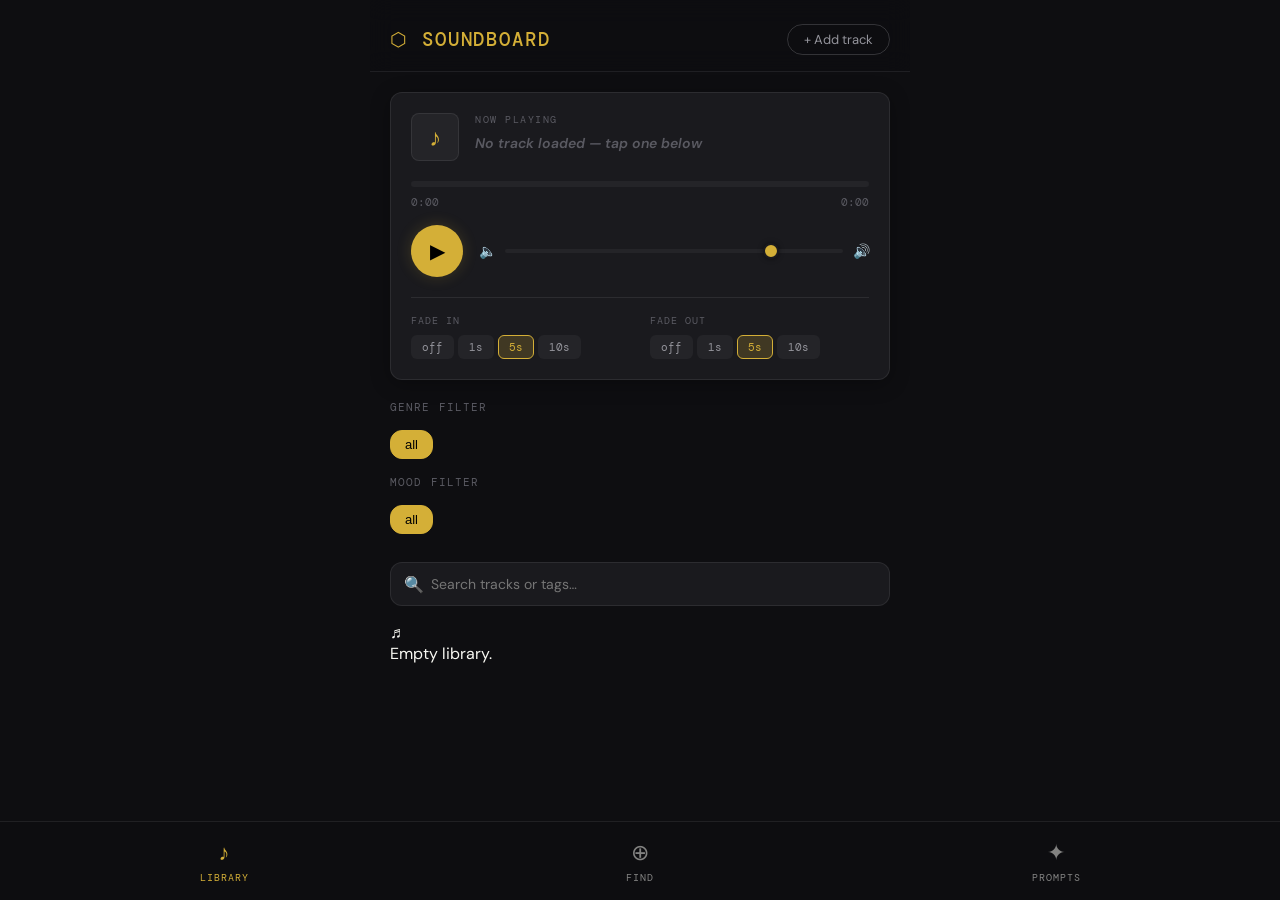
<file: music-box/index.html>
<!DOCTYPE html>
<html lang="en">

<head>
  <meta charset="UTF-8">
  <meta name="viewport" content="width=device-width, initial-scale=1, viewport-fit=cover">
  <meta name="apple-mobile-web-app-capable" content="yes">
  <meta name="apple-mobile-web-app-status-bar-style" content="black-translucent">
  <meta name="theme-color" content="#0e0e11">
  <title>Soundboard PWA</title>

  <link rel="manifest" href="manifest.json">
  <link rel="icon" type="image/png" href="icon.png"> <!-- Assume icon.png exists or will be created -->

  <link rel="preconnect" href="https://fonts.googleapis.com">
  <link rel="preconnect" href="https://fonts.gstatic.com" crossorigin>
  <link
    href="https://fonts.googleapis.com/css2?family=DM+Mono:wght@400;500&family=DM+Sans:wght@300;400;500;600&display=swap"
    rel="stylesheet">

  <link rel="stylesheet" href="css/style.css">
</head>

<body>
  <div class="app">

    <!-- Header -->
    <header class="header">
      <h1>⬡ Soundboard</h1>
      <div class="header-right">
        <button class="btn btn-ghost" id="add-btn">+ Add track</button>
      </div>
    </header>

    <!-- Main Content -->
    <main class="scrollable">

      <!-- Now Playing Card -->
      <section class="now-playing" id="now-playing">
        <div class="np-top">
          <div class="np-icon" id="np-icon">♪</div>
          <div class="np-info">
            <p class="np-label">Now playing</p>
            <h2 class="np-title" id="np-title">
              <span class="np-empty" id="np-empty">No track loaded — tap one below</span>
            </h2>
            <div class="np-meta" id="np-meta"></div>
          </div>
        </div>

        <div class="progress-wrap">
          <div class="progress-bar-container" id="progress-bar">
            <div class="progress-fill" id="progress-fill"></div>
          </div>
          <div class="progress-times">
            <span id="time-current">0:00</span>
            <span id="time-total">0:00</span>
          </div>
        </div>

        <div class="transport">
          <button class="btn-play-large" id="play-btn">▶</button>
          <div class="vol-wrap">
            <span class="vol-icon">🔈</span>
            <input type="range" class="vol-slider" id="vol-slider" min="0" max="100" value="80">
            <span class="vol-icon">🔊</span>
          </div>
        </div>

        <div class="fade-section">
          <div class="fade-group">
            <span class="fade-label">Fade in</span>
            <div class="fade-btns" id="fade-in-btns">
              <button class="fade-btn" onclick="window.UI.setFadeIn(this,0)">off</button>
              <button class="fade-btn" onclick="window.UI.setFadeIn(this,1)">1s</button>
              <button class="fade-btn active" onclick="window.UI.setFadeIn(this,5)">5s</button>
              <button class="fade-btn" onclick="window.UI.setFadeIn(this,10)">10s</button>
            </div>
          </div>
          <div class="fade-group">
            <span class="fade-label">Fade out</span>
            <div class="fade-btns" id="fade-out-btns">
              <button class="fade-btn" onclick="window.UI.setFadeOut(this,0)">off</button>
              <button class="fade-btn" onclick="window.UI.setFadeOut(this,1)">1s</button>
              <button class="fade-btn active" onclick="window.UI.setFadeOut(this,5)">5s</button>
              <button class="fade-btn" onclick="window.UI.setFadeOut(this,10)">10s</button>
            </div>
          </div>
        </div>
      </section>

      <!-- Sections Container -->
      <div id="section-library" class="section active">

        <!-- Dual Filters -->
        <div class="filter-section">
          <div class="filter-group">
            <span class="form-label">Genre Filter</span>
            <div class="filter-chips" id="genre-chips"></div>
          </div>
          <div class="filter-group">
            <span class="form-label">Mood Filter</span>
            <div class="filter-chips" id="mood-chips"></div>
          </div>
        </div>

        <!-- Search Bar -->
        <div class="search-container">
          <span class="search-icon">🔍</span>
          <input class="search-input" id="search-input" type="search" placeholder="Search tracks or tags…">
        </div>

        <!-- Track List -->
        <div class="track-list" id="track-list"></div>
      </div>

      <div id="section-find" class="section">
        <div class="info-card">
          <h3>🆓 Free music sources</h3>
          <p>Royalty-free tracks for your show:</p>
          <div class="source-row" style="display:flex; flex-wrap:wrap; gap:8px; margin-top:10px;">
            <a class="chip" style="text-decoration:none" href="https://pixabay.com/music/" target="_blank">Pixabay</a>
            <a class="chip" style="text-decoration:none" href="https://freesound.org" target="_blank">Freesound</a>
            <a class="chip" style="text-decoration:none" href="https://incompetech.com" target="_blank">Incompetech</a>
          </div>
        </div>
      </div>

      <div id="section-prompts" class="section">
        <div class="info-card">
          <h3>🤖 AI Music Prompts</h3>
          <p>Generate unique tracks with Suno or Udio.</p>
          <div class="prompt-block"
            style="background:#222; padding:12px; border-radius:8px; margin-top:12px; font-size:13px; color:#aaa; font-family:monospace">
            "Epic orchestral fantasy battle, dramatic brass, fast violins, choir, heroic, 120BPM"
          </div>
        </div>
      </div>

    </main>

    <!-- Bottom Navigation -->
    <nav class="bottom-nav">
      <div class="nav-item active" data-section="library">
        <div class="nav-icon">♪</div>
        <div class="nav-label">Library</div>
      </div>
      <div class="nav-item" data-section="find">
        <div class="nav-icon">⊕</div>
        <div class="nav-label">Find</div>
      </div>
      <div class="nav-item" data-section="prompts">
        <div class="nav-icon">✦</div>
        <div class="nav-label">Prompts</div>
      </div>
    </nav>

  </div>

  <!-- Modal Templates -->
  <template id="tpl-add">
    <div class="modal-overlay">
      <div class="modal">
        <h3>Add Soundtrack</h3>
        <p class="sub">Choose a file and tag it with multiple genres/moods</p>

        <div class="form-group">
          <label class="form-label">Audio File</label>
          <div id="file-pick-area" class="btn-ghost"
            style="padding:24px; text-align:center; border: 1px dashed var(--accent); cursor:pointer; background: var(--surface-hover)"
            onclick="window.UI.pickFileUnified()">
            <span style="font-size:32px">📁</span>
            <p id="file-label" style="font-size:14px; margin-top:8px; color: var(--text)">Choose Soundtrack File</p>
            <p class="sub" style="margin-top:4px; font-size:10px">Persistent Mode will be used if your browser supports
              it.</p>
          </div>
          <input type="file" id="file-input" accept="audio/*" style="display:none"
            onchange="window.UI.onFileChosen(this)">
        </div>

        <div class="form-group">
          <div style="display:flex; justify-content:space-between; align-items:flex-end; margin-bottom: 4px">
            <label class="form-label" style="margin-bottom:0">Display Name (optional)</label>
            <button class="btn btn-ghost" style="font-size:10px; padding:2px 8px"
              onclick="window.UI.fillNameFromFilename()">Use Filename</button>
          </div>
          <input class="form-input" id="track-name-input" type="text" placeholder="Leave empty to use tags as title">
        </div>

        <div class="form-group"
          style="display:flex; align-items:center; gap:10px; padding:12px; background:var(--surface-active); border-radius:8px; border:1px solid var(--border)">
          <input type="checkbox" id="store-blob-input" style="width:20px; height:20px; accent-color:var(--accent)">
          <label for="store-blob-input" style="font-size:13px; color:var(--text); cursor:pointer">
            Store file in browser (offline)
            <div style="font-size:10px; color:var(--text-dim); margin-top:2px">Saves the whole audio file for true
              persistence (takes more space).</div>
          </label>
        </div>

        <div class="form-group">
          <label class="form-label">Genres (multiple)</label>
          <div class="tag-pick-grid" id="genre-picks"></div>
        </div>

        <div class="form-group">
          <label class="form-label">Moods (multiple)</label>
          <div class="tag-pick-grid" id="mood-picks"></div>
        </div>

        <div style="display:flex; gap:12px; margin-top:24px;">
          <button class="btn btn-ghost" style="flex:1" onclick="window.UI.closeModal()">Cancel</button>
          <button class="btn btn-accent" id="confirm-add-btn" style="flex:2" onclick="window.UI.confirmAddTrack()">Add
            to Library</button>
        </div>
      </div>
    </div>
  </template>

  <!-- Load Modules -->
  <script type="module" src="js/app.js"></script>
</body>

</html>
</file>
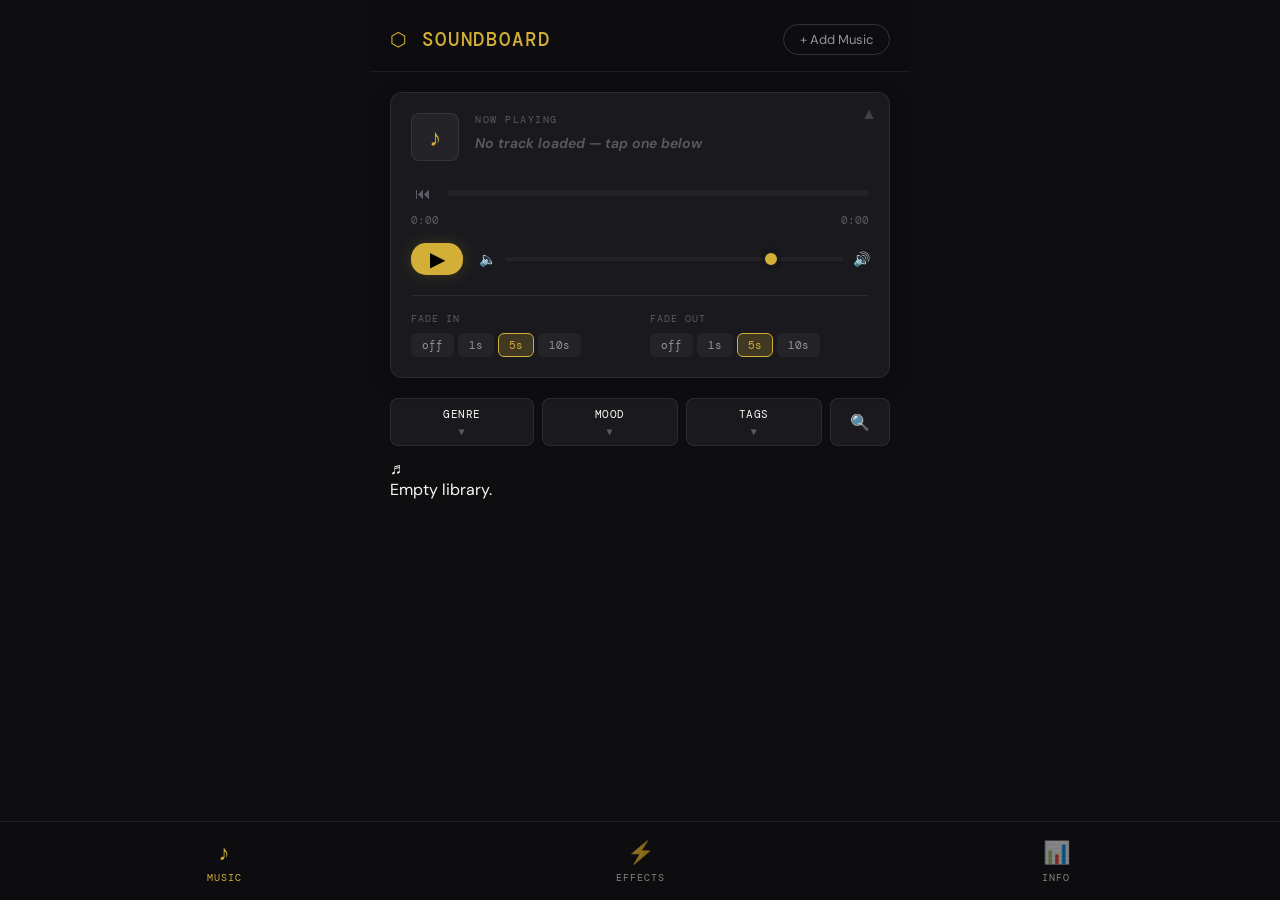
<file: soundboard/index.html>
<!DOCTYPE html>
<html lang="en">

<head>
  <meta charset="UTF-8">
  <meta name="viewport" content="width=device-width, initial-scale=1, viewport-fit=cover">
  <meta name="apple-mobile-web-app-capable" content="yes">
  <meta name="apple-mobile-web-app-status-bar-style" content="black-translucent">
  <meta name="theme-color" content="#0e0e11">
  <title>Soundboard PWA</title>

  <link rel="manifest" href="manifest.json">
  <link rel="icon" type="image/png" href="icon.png"> <!-- Assume icon.png exists or will be created -->

  <link rel="preconnect" href="https://fonts.googleapis.com">
  <link rel="preconnect" href="https://fonts.gstatic.com" crossorigin>
  <link
    href="https://fonts.googleapis.com/css2?family=DM+Mono:wght@400;500&family=DM+Sans:wght@300;400;500;600&display=swap"
    rel="stylesheet">

  <link rel="stylesheet" href="css/style.css">
</head>

<body>
  <div class="app">

    <!-- Header -->
    <header class="header">
      <h1>⬡ Soundboard</h1>
      <div class="header-right">
        <button class="btn btn-ghost" id="add-btn">+ Add Music</button>
      </div>
    </header>

    <!-- Main Content -->
    <main class="scrollable">

      <!-- Now Playing Card -->
      <section class="now-playing" id="now-playing">
        <button class="btn btn-icon" id="compact-toggle-btn" style="position:absolute; top:4px; right:4px; z-index:10; font-size:16px; width:32px; height:32px; opacity:0.6; padding:0; display:flex; align-items:center; justify-content:center;" onclick="window.UI.toggleCompactPlayer()" title="Toggle Minimal Player">▲</button>

        <div class="np-top">
          <div class="np-icon" id="np-icon">♪</div>
          <div class="np-info">
            <p class="np-label">Now playing</p>
            <h2 class="np-title" id="np-title">
              <span class="np-empty" id="np-empty">No track loaded — tap one below</span>
            </h2>
            <div class="np-meta" id="np-meta"></div>
          </div>
        </div>

        <div class="progress-wrap">
          <div style="display:flex; align-items:center; gap:12px; margin-bottom:8px;">
            <button class="btn btn-icon" style="padding:0; font-size:16px; width:24px; height:24px; display:flex; align-items:center; justify-content:center; flex-shrink:0;" onclick="window.UI.seekToStart()" title="Restart track">⏮</button>
            <div class="progress-bar-container" id="progress-bar" style="margin-bottom:0; flex:1;">
              <div class="progress-fill" id="progress-fill"></div>
            </div>
          </div>
          <div class="progress-times">
            <span id="time-current">0:00</span>
            <span id="time-total">0:00</span>
          </div>
        </div>

        <div class="transport">
          <button class="btn-play-large" id="play-btn">▶</button>
          <div class="vol-wrap">
            <span class="vol-icon">🔈</span>
            <input type="range" class="vol-slider" id="vol-slider" min="0" max="100" value="80">
            <span class="vol-icon">🔊</span>
          </div>
        </div>

        <div class="fade-section">
          <div class="fade-group">
            <span class="fade-label">Fade in</span>
            <div class="fade-btns" id="fade-in-btns">
              <button class="fade-btn" onclick="window.UI.setFadeIn(this,0)">off</button>
              <button class="fade-btn" onclick="window.UI.setFadeIn(this,1)">1s</button>
              <button class="fade-btn active" onclick="window.UI.setFadeIn(this,5)">5s</button>
              <button class="fade-btn" onclick="window.UI.setFadeIn(this,10)">10s</button>
            </div>
          </div>
          <div class="fade-group">
            <span class="fade-label">Fade out</span>
            <div class="fade-btns" id="fade-out-btns">
              <button class="fade-btn" onclick="window.UI.setFadeOut(this,0)">off</button>
              <button class="fade-btn" onclick="window.UI.setFadeOut(this,1)">1s</button>
              <button class="fade-btn active" onclick="window.UI.setFadeOut(this,5)">5s</button>
              <button class="fade-btn" onclick="window.UI.setFadeOut(this,10)">10s</button>
            </div>
          </div>
        </div>
      </section>

      <!-- Sections Container -->
      <div id="section-music" class="section active">

        <!-- Filter Bar -->
        <div class="filter-bar">
          <button class="filter-btn" onclick="window.UI.toggleCollapse('genre-chips', this)">GENRE <span class="collapse-icon">▼</span></button>
          <button class="filter-btn" onclick="window.UI.toggleCollapse('mood-chips', this)">MOOD <span class="collapse-icon">▼</span></button>
          <button class="filter-btn" onclick="window.UI.toggleCollapse('tag-chips', this)">TAGS <span class="collapse-icon">▼</span></button>
          <button class="filter-btn icon-only" onclick="window.UI.toggleCollapse('search-wrapper', this)"><span style="color:var(--text)">🔍</span></button>
        </div>

        <!-- Filter Contents -->
        <div class="filter-contents">
          <div class="filter-chips expandable" id="genre-chips" style="display:none; margin-bottom: 12px;"></div>
          <div class="filter-chips expandable" id="mood-chips" style="display:none; margin-bottom: 12px;"></div>
          <div class="filter-chips expandable" id="tag-chips" style="display:none; margin-bottom: 12px;"></div>
          <div id="search-wrapper" class="expandable" style="display:none; position:relative; margin-bottom: 12px;">
            <span class="search-icon">🔍</span>
            <input class="search-input" id="search-input" type="search" placeholder="Search tracks or tags…">
          </div>
        </div>

        <!-- Track List -->
        <div class="track-list" id="track-list"></div>
      </div>

      <div id="section-effects" class="section">
        <!-- Effect Controls -->
        <div class="transport" style="margin-bottom: 20px; padding: 12px 16px; background: var(--surface); border: 1px solid var(--border); border-radius: var(--radius-md);">
          <div class="vol-wrap" style="flex: 1;">
            <span class="vol-icon">🔈</span>
            <input type="range" class="vol-slider" id="effect-vol-slider" min="0" max="100" value="80">
            <span class="vol-icon">🔊</span>
          </div>
          <button class="btn btn-ghost" id="effect-loop-btn" style="width: 44px; height: 32px; font-size: 16px; padding: 0; margin-left: 12px; display: flex; align-items: center; justify-content: center;" title="Toggle Loop">🔁</button>
        </div>

        <!-- Filter Bar -->
        <div class="filter-bar">
          <button class="filter-btn" onclick="window.UI.toggleCollapse('cat-chips', this)">CATEGORY <span class="collapse-icon">▼</span></button>
          <button class="filter-btn" onclick="window.UI.toggleCollapse('effect-tag-chips', this)">TAGS <span class="collapse-icon">▼</span></button>
          <button class="filter-btn icon-only" onclick="window.UI.toggleCollapse('effect-search-wrapper', this)"><span style="color:var(--text)">🔍</span></button>
        </div>

        <!-- Filter Contents -->
        <div class="filter-contents">
          <div class="filter-chips expandable" id="cat-chips" style="display:none; margin-bottom: 12px;"></div>
          <div class="filter-chips expandable" id="effect-tag-chips" style="display:none; margin-bottom: 12px;"></div>
          <div id="effect-search-wrapper" class="expandable" style="display:none; position:relative; margin-bottom: 12px;">
            <span class="search-icon">🔍</span>
            <input class="search-input" id="effect-search-input" type="search" placeholder="Search effects or tags…">
          </div>
        </div>

        <!-- Effect List -->
        <div class="track-list" id="effect-list"></div>
      </div>

      <div id="section-info" class="section">
        <div class="info-card">
          <h3>🆓 Free music sources</h3>
          <p>Royalty-free tracks for your show:</p>
          <div class="source-row" style="display:flex; flex-wrap:wrap; gap:8px; margin-top:10px;">
            <a class="chip" style="text-decoration:none" href="https://pixabay.com/music/" target="_blank">Pixabay</a>
            <a class="chip" style="text-decoration:none" href="https://freesound.org" target="_blank">Freesound</a>
            <a class="chip" style="text-decoration:none" href="https://incompetech.com" target="_blank">Incompetech</a>
          </div>
        </div>

        <div class="info-card" id="status-content" style="margin-top: 20px;">
          <!-- Populated by UI.renderStatus -->
        </div>
      </div>

    </main>

    <!-- Bottom Navigation -->
    <nav class="bottom-nav">
      <div class="nav-item active" data-section="music">
        <div class="nav-icon">♪</div>
        <div class="nav-label">Music</div>
      </div>
      <div class="nav-item" data-section="effects">
        <div class="nav-icon">⚡</div>
        <div class="nav-label">Effects</div>
      </div>
      <div class="nav-item" data-section="info">
        <div class="nav-icon">📊</div>
        <div class="nav-label">Info</div>
      </div>
    </nav>

  </div>

  <!-- Modal Templates -->
  <template id="tpl-add">
    <div class="modal-overlay">
      <div class="modal">
        <h3 id="modal-title">Add Soundtrack</h3>
        <p class="sub" id="modal-sub">Choose a file and tag it</p>

        <div class="form-group">
          <label class="form-label">Audio File</label>
          <div id="file-pick-area" class="btn-ghost"
            style="padding:24px; text-align:center; border: 1px dashed var(--accent); cursor:pointer; background: var(--surface-hover)"
            onclick="window.UI.pickFileUnified()">
            <span style="font-size:32px">📁</span>
            <p id="file-label" style="font-size:14px; margin-top:8px; color: var(--text)">Choose Soundtrack File</p>
            <p class="sub" style="margin-top:4px; font-size:10px">Persistent Mode will be used if your browser supports
              it.</p>
          </div>
          <input type="file" id="file-input" accept="audio/*" style="display:none"
            onchange="window.UI.onFileChosen(this)">
        </div>

        <div class="form-group">
          <div style="display:flex; justify-content:space-between; align-items:flex-end; margin-bottom: 4px">
            <label class="form-label" style="margin-bottom:0">Display Name (optional)</label>
            <button class="btn btn-ghost" style="font-size:10px; padding:2px 8px"
              onclick="window.UI.fillNameFromFilename()">Use Filename</button>
          </div>
          <input class="form-input" id="track-name-input" type="text" placeholder="Leave empty to use tags as title">
        </div>

        <div class="form-group"
          style="display:flex; align-items:center; gap:10px; padding:12px; background:var(--surface-active); border-radius:8px; border:1px solid var(--border)">
          <input type="checkbox" id="store-blob-input" style="width:20px; height:20px; accent-color:var(--accent)">
          <label for="store-blob-input" style="font-size:13px; color:var(--text); cursor:pointer">
            Store file in browser (offline)
            <div style="font-size:10px; color:var(--text-dim); margin-top:2px">Saves the whole audio file for true
              persistence (takes more space).</div>
          </label>
        </div>

        <div class="filter-bar music-only" style="margin-bottom: 12px;">
          <button class="filter-btn" onclick="window.UI.toggleCollapse('genre-picks', this)">GENRES <span class="collapse-icon">▼</span></button>
          <button class="filter-btn" onclick="window.UI.toggleCollapse('mood-picks', this)">MOODS <span class="collapse-icon">▼</span></button>
          <button class="filter-btn" onclick="window.UI.toggleCollapse('tag-picks', this)">TAGS <span class="collapse-icon">▼</span></button>
        </div>

        <div class="filter-contents music-only">
          <div class="tag-pick-grid expandable" id="genre-picks" style="display:none; margin-bottom: 20px;"></div>
          <div class="tag-pick-grid expandable" id="mood-picks" style="display:none; margin-bottom: 20px;"></div>
          <div class="tag-pick-grid expandable" id="tag-picks" style="display:none; margin-bottom: 20px;"></div>
        </div>

        <!-- Effect Fields -->
        <div class="filter-bar effect-only" style="margin-bottom: 12px; display: none;">
          <button class="filter-btn" onclick="window.UI.toggleCollapse('cat-picks', this)">CATEGORY <span class="collapse-icon">▼</span></button>
          <button class="filter-btn" onclick="window.UI.toggleCollapse('effect-tag-picks', this)">TAGS <span class="collapse-icon">▼</span></button>
        </div>

        <div class="filter-contents effect-only" style="display:none;">
          <div class="tag-pick-grid expandable" id="cat-picks" style="display:none; margin-bottom: 20px;"></div>
          <div class="tag-pick-grid expandable" id="effect-tag-picks" style="display:none; margin-bottom: 20px;"></div>
        </div>

        <div style="display:flex; gap:12px; margin-top:24px;">
          <button class="btn btn-ghost" style="flex:1" onclick="window.UI.closeModal()">Cancel</button>
          <button class="btn btn-accent" id="confirm-add-btn" style="flex:2" onclick="window.UI.confirmAddTrack()">Add
            to Library</button>
        </div>
      </div>
    </div>
  </template>

  <!-- Load Modules -->
  <script type="module" src="js/app.js"></script>
</body>

</html>
</file>
<file: music-box/css/style.css>
:root {
  --bg: #0e0e11;
  --surface: #1a1a1e;
  --surface-hover: #242428;
  --surface-active: #2a2a2e;
  --border: rgba(255, 255, 255, 0.08);
  --border-strong: rgba(255, 255, 255, 0.16);
  --text: #f8f8f2;
  --text-dim: #94949b;
  --text-muted: #5a5a62;
  --accent: #d4af37; /* Metallic Gold */
  --accent-glow: rgba(212, 175, 55, 0.2);
  --danger: #ff5555;
  --success: #50fa7b;
  --info: #8be9fd;
  --mono: 'DM Mono', monospace;
  --sans: 'DM Sans', sans-serif;
  --radius-sm: 8px;
  --radius-md: 12px;
  --radius-lg: 20px;
  --safe-top: env(safe-area-inset-top, 0px);
  --safe-bottom: env(safe-area-inset-bottom, 0px);
}

* {
  box-sizing: border-box;
  margin: 0;
  padding: 0;
  -webkit-tap-highlight-color: transparent;
}

body {
  font-family: var(--sans);
  background: var(--bg);
  color: var(--text);
  min-height: 100dvh;
  max-width: 540px; /* Slightly wider for better desktop presence */
  margin: 0 auto;
  overflow-x: hidden;
  display: flex;
  flex-direction: column;
}

/* ── App Layout ── */
.app {
  display: flex;
  flex-direction: column;
  height: 100dvh;
}

.scrollable {
  flex: 1;
  overflow-y: auto;
  padding: 0 20px;
  scrollbar-width: thin;
  scrollbar-color: var(--border-strong) transparent;
}

.scrollable::-webkit-scrollbar {
  width: 4px;
}

.scrollable::-webkit-scrollbar-thumb {
  background: var(--border-strong);
  border-radius: 10px;
}

/* ── Header ── */
.header {
  padding: 24px 20px 16px;
  padding-top: calc(24px + var(--safe-top));
  display: flex;
  align-items: center;
  justify-content: space-between;
  background: rgba(14, 14, 17, 0.85);
  backdrop-filter: blur(12px);
  -webkit-backdrop-filter: blur(12px);
  position: sticky;
  top: 0;
  z-index: 100;
  border-bottom: 0.5px solid var(--border);
}

.header h1 {
  font-family: var(--mono);
  font-size: 19px;
  font-weight: 500;
  letter-spacing: 0.1em;
  color: var(--accent);
  text-transform: uppercase;
}

/* ── Buttons ── */
.btn {
  font-family: var(--sans);
  cursor: pointer;
  border: none;
  transition: all 0.2s cubic-bezier(0.4, 0, 0.2, 1);
  display: inline-flex;
  align-items: center;
  justify-content: center;
  gap: 8px;
}

.btn:active {
  transform: scale(0.96);
}

.btn-ghost {
  background: transparent;
  border: 1px solid var(--border-strong);
  border-radius: 20px;
  padding: 6px 16px;
  font-size: 13px;
  color: var(--text-dim);
}

.btn-ghost:hover {
  border-color: var(--accent);
  color: var(--accent);
  background: var(--accent-glow);
}

.btn-accent {
  background: var(--accent);
  color: #000;
  border-radius: 20px;
  padding: 8px 18px;
  font-size: 14px;
  font-weight: 600;
}

.btn-accent:hover {
  box-shadow: 0 0 15px var(--accent-glow);
  transform: translateY(-1px);
}

.btn-icon {
  background: transparent;
  padding: 8px;
  border-radius: 50%;
  font-size: 18px;
  color: var(--text-muted);
}

.btn-icon:hover {
  color: var(--text);
  background: var(--surface-hover);
}

/* ── Now Playing Card ── */
.now-playing {
  margin: 20px 0;
  background: var(--surface);
  border: 1px solid var(--border);
  border-radius: var(--radius-md);
  padding: 20px;
  box-shadow: 0 4px 20px rgba(0, 0, 0, 0.3);
}

.np-top {
  display: flex;
  align-items: flex-start;
  gap: 16px;
  margin-bottom: 20px;
}

.np-icon {
  width: 48px;
  height: 48px;
  background: var(--surface-hover);
  border-radius: var(--radius-sm);
  display: flex;
  align-items: center;
  justify-content: center;
  font-size: 24px;
  color: var(--accent);
  border: 1px solid var(--border);
}

.np-info {
  flex: 1;
  min-width: 0;
}

.np-label {
  font-size: 10px;
  color: var(--text-muted);
  font-family: var(--mono);
  letter-spacing: 0.15em;
  text-transform: uppercase;
  margin-bottom: 4px;
}

.np-title {
  font-size: 18px;
  font-weight: 600;
  color: var(--text);
  white-space: nowrap;
  overflow: hidden;
  text-overflow: ellipsis;
}

.np-meta {
  font-size: 13px;
  color: var(--text-dim);
  margin-top: 4px;
}

.np-empty {
  font-size: 14px;
  color: var(--text-muted);
  font-style: italic;
}

/* Progress Section */
.progress-wrap {
  margin-bottom: 16px;
}

.progress-bar-container {
  height: 6px;
  background: var(--surface-hover);
  border-radius: 4px;
  cursor: pointer;
  position: relative;
  margin-bottom: 8px;
  overflow: hidden;
}

.progress-fill {
  height: 100%;
  background: linear-gradient(90deg, var(--accent), #f4cf62);
  border-radius: 4px;
  width: 0%;
  transition: width 0.1s linear;
}

.progress-times {
  display: flex;
  justify-content: space-between;
  font-size: 11px;
  color: var(--text-muted);
  font-family: var(--mono);
}

/* Transport Controls */
.transport {
  display: flex;
  align-items: center;
  gap: 16px;
  margin-bottom: 20px;
}

.btn-play-large {
  width: 52px;
  height: 52px;
  border-radius: 50%;
  background: var(--accent);
  color: #000;
  font-size: 20px;
  border: none;
  cursor: pointer;
  display: flex;
  align-items: center;
  justify-content: center;
  flex-shrink: 0;
  box-shadow: 0 0 15px var(--accent-glow);
}

.btn-play-large.playing {
  background: var(--text);
}

.vol-wrap {
  flex: 1;
  display: flex;
  align-items: center;
  gap: 10px;
}

.vol-icon {
  font-size: 14px;
  color: var(--text-muted);
  width: 16px;
}

input[type=range].vol-slider {
  flex: 1;
  -webkit-appearance: none;
  height: 4px;
  background: var(--surface-hover);
  border-radius: 2px;
  outline: none;
}

input[type=range].vol-slider::-webkit-slider-thumb {
  -webkit-appearance: none;
  width: 16px;
  height: 16px;
  background: var(--accent);
  border-radius: 50%;
  cursor: pointer;
  border: 2px solid var(--surface);
  box-shadow: 0 0 5px rgba(0,0,0,0.5);
}

/* Fade Settings */
.fade-section {
  border-top: 1px solid var(--border);
  padding-top: 16px;
  display: grid;
  grid-template-columns: 1fr 1fr;
  gap: 20px;
}

.fade-group {
  display: flex;
  flex-direction: column;
  gap: 8px;
}

.fade-label {
  font-size: 10px;
  color: var(--text-muted);
  font-family: var(--mono);
  text-transform: uppercase;
  letter-spacing: 0.1em;
}

.fade-btns {
  display: flex;
  gap: 4px;
  overflow-x: auto;
  scrollbar-width: none;
}

.fade-btns::-webkit-scrollbar {
  display: none;
}

.fade-btn {
  padding: 4px 10px;
  border-radius: 6px;
  font-size: 11px;
  background: var(--surface-hover);
  border: 1px solid transparent;
  color: var(--text-dim);
  cursor: pointer;
  transition: all 0.2s;
  font-family: var(--mono);
  flex-shrink: 0;
}

.fade-btn.active {
  background: var(--accent-glow);
  color: var(--accent);
  border-color: var(--accent);
}

/* ── Filters Section ── */
.filter-section {
  margin: 16px 0 24px;
  display: flex;
  flex-direction: column;
  gap: 12px;
}

.filter-group {
  display: flex;
  flex-direction: column;
  gap: 8px;
}

.filter-chips {
  display: flex;
  gap: 8px;
  overflow-x: auto;
  padding-bottom: 4px;
  scrollbar-width: none;
}

.filter-chips::-webkit-scrollbar {
  display: none;
}

.chip {
  padding: 6px 14px;
  border-radius: 12px;
  font-size: 13px;
  background: var(--surface);
  border: 1px solid var(--border);
  color: var(--text-dim);
  white-space: nowrap;
  cursor: pointer;
  transition: all 0.2s;
}

.chip:hover {
  border-color: var(--border-strong);
  color: var(--text);
}

.chip.active {
  background: var(--accent);
  color: #000;
  border-color: var(--accent);
  font-weight: 500;
}

/* Search Box */
.search-container {
  position: relative;
  margin-bottom: 16px;
}

.search-input {
  width: 100%;
  padding: 12px 16px 12px 40px;
  background: var(--surface);
  border: 1px solid var(--border);
  border-radius: var(--radius-md);
  color: var(--text);
  font-family: var(--sans);
  font-size: 14px;
  outline: none;
  transition: border-color 0.2s;
}

.search-input:focus {
  border-color: var(--accent);
}

.search-icon {
  position: absolute;
  left: 14px;
  top: 50%;
  transform: translateY(-50%);
  color: var(--text-muted);
  font-size: 16px;
}

/* ── Track List ── */
.track-list {
  display: flex;
  flex-direction: column;
  gap: 4px;
  padding-bottom: 120px; /* Space for bottom nav */
}

.track-item {
  display: flex;
  align-items: center;
  gap: 16px;
  padding: 12px;
  border-radius: var(--radius-md);
  background: transparent;
  cursor: pointer;
  transition: all 0.2s;
  border: 1px solid transparent;
}

.track-item:hover {
  background: var(--surface);
}

.track-item.active {
  background: var(--surface);
  border-color: var(--border-strong);
}

.track-icon {
  width: 44px;
  height: 44px;
  border-radius: var(--radius-sm);
  background: var(--surface-hover);
  display: flex;
  align-items: center;
  justify-content: center;
  font-size: 20px;
  flex-shrink: 0;
  border: 1px solid var(--border);
}

.track-info {
  flex: 1;
  min-width: 0;
}

.track-name {
  font-size: 15px;
  font-weight: 500;
  color: var(--text);
  margin-bottom: 2px;
  white-space: nowrap;
  overflow: hidden;
  text-overflow: ellipsis;
}

.track-tags {
  display: flex;
  flex-wrap: wrap;
  gap: 4px;
}

.track-tag {
  font-size: 10px;
  font-family: var(--mono);
  color: var(--text-muted);
  background: var(--surface-hover);
  padding: 2px 6px;
  border-radius: 4px;
}

.track-playing-indicator {
  width: 12px;
  height: 12px;
  position: relative;
}

.track-playing-indicator span {
  display: inline-block;
  width: 2px;
  background: var(--accent);
  position: absolute;
  bottom: 0;
  animation: bar-dance 1s ease-in-out infinite;
}

.track-playing-indicator span:nth-child(1) { left: 0; height: 60%; animation-delay: 0.1s; }
.track-playing-indicator span:nth-child(2) { left: 4px; height: 100%; animation-delay: 0.3s; }
.track-playing-indicator span:nth-child(3) { left: 8px; height: 40%; animation-delay: 0.5s; }

@keyframes bar-dance {
  0% { transform: scaleY(0.4); }
  50% { transform: scaleY(1); }
  100% { transform: scaleY(0.4); }
}

/* ── Modal ── */
.modal-overlay {
  position: fixed;
  inset: 0;
  background: rgba(0, 0, 0, 0.8);
  backdrop-filter: blur(8px);
  -webkit-backdrop-filter: blur(8px);
  display: flex;
  align-items: flex-end;
  justify-content: center;
  z-index: 1000;
  animation: fade-in 0.2s ease-out;
}

.modal {
  background: var(--surface);
  border-radius: 24px 24px 0 0;
  border: 1px solid var(--border-strong);
  padding: 24px 24px calc(24px + var(--safe-bottom));
  width: 100%;
  max-width: 540px;
  max-height: 90dvh;
  overflow-y: auto;
  animation: slide-up 0.3s cubic-bezier(0.16, 1, 0.3, 1);
}

@keyframes fade-in { from { opacity: 0; } to { opacity: 1; } }
@keyframes slide-up { from { transform: translateY(100%); } to { transform: translateY(0); } }

.modal h3 {
  font-size: 20px;
  font-weight: 600;
  margin-bottom: 8px;
  color: var(--text);
}

.modal .sub {
  font-size: 14px;
  color: var(--text-dim);
  margin-bottom: 24px;
}

/* Form Groups */
.form-group {
  margin-bottom: 20px;
}

.form-label {
  font-size: 11px;
  color: var(--text-muted);
  font-family: var(--mono);
  text-transform: uppercase;
  letter-spacing: 0.1em;
  margin-bottom: 8px;
  display: block;
}

.form-input {
  width: 100%;
  padding: 12px 14px;
  background: var(--surface-hover);
  border: 1px solid var(--border);
  border-radius: var(--radius-sm);
  color: var(--text);
  font-family: var(--sans);
  font-size: 15px;
  outline: none;
}

.form-input:focus {
  border-color: var(--accent);
}

.tag-pick-grid {
  display: flex;
  flex-wrap: wrap;
  gap: 8px;
}

.tag-pick {
  padding: 6px 12px;
  border-radius: 8px;
  font-size: 13px;
  background: var(--surface-hover);
  border: 1px solid var(--border);
  color: var(--text-dim);
  cursor: pointer;
  transition: all 0.2s;
}

.tag-pick.active {
  background: var(--accent-glow);
  color: var(--accent);
  border-color: var(--accent);
}

.tag-add-btn {
  padding: 6px 12px;
  border-radius: 8px;
  font-size: 20px;
  background: transparent;
  border: 1px dashed var(--border-strong);
  color: var(--text-muted);
  cursor: pointer;
  line-height:1;
}

/* ── Bottom Nav ── */
.bottom-nav {
  display: flex;
  margin-top: auto;
  background: rgba(14, 14, 17, 0.9);
  backdrop-filter: blur(20px);
  -webkit-backdrop-filter: blur(20px);
  border-top: 1px solid var(--border);
  padding: 8px 16px calc(8px + var(--safe-bottom));
  position: absolute;
  bottom: 0;
  left: 0;
  right: 0;
  z-index: 100;
}

.nav-item {
  flex: 1;
  display: flex;
  flex-direction: column;
  align-items: center;
  gap: 4px;
  padding: 8px;
  cursor: pointer;
  opacity: 0.5;
  transition: opacity 0.2s;
}

.nav-item.active {
  opacity: 1;
  color: var(--accent);
}

.nav-icon {
  font-size: 22px;
}

.nav-label {
  font-size: 10px;
  font-family: var(--mono);
  text-transform: uppercase;
  letter-spacing: 0.1em;
}

/* ── Toast ── */
.toast {
  position: fixed;
  bottom: 90px;
  left: 50%;
  transform: translateX(-50%);
  background: #333;
  color: #fff;
  padding: 10px 24px;
  border-radius: 30px;
  font-size: 14px;
  z-index: 2000;
  box-shadow: 0 5px 20px rgba(0,0,0,0.4);
  animation: toast-in-out 3s forwards;
}

@keyframes toast-in-out {
  0% { opacity: 0; transform: translate(-50%, 20px); }
  10%, 90% { opacity: 1; transform: translate(-50%, 0); }
  100% { opacity: 0; transform: translate(-50%, -10px); }
}

/* Section visibility */
.section { display: none; }
.section.active { display: block; }
</file>
<file: soundboard/css/style.css>
:root {
  --bg: #0e0e11;
  --surface: #1a1a1e;
  --surface-hover: #242428;
  --surface-active: #2a2a2e;
  --border: rgba(255, 255, 255, 0.08);
  --border-strong: rgba(255, 255, 255, 0.16);
  --text: #f8f8f2;
  --text-dim: #94949b;
  --text-muted: #5a5a62;
  --accent: #d4af37;
  /* Metallic Gold */
  --accent-glow: rgba(212, 175, 55, 0.2);
  --danger: #ff5555;
  --success: #50fa7b;
  --info: #8be9fd;
  --mono: 'DM Mono', monospace;
  --sans: 'DM Sans', sans-serif;
  --radius-sm: 8px;
  --radius-md: 12px;
  --radius-lg: 20px;
  --safe-top: env(safe-area-inset-top, 0px);
  --safe-bottom: env(safe-area-inset-bottom, 0px);
}

* {
  box-sizing: border-box;
  margin: 0;
  padding: 0;
  -webkit-tap-highlight-color: transparent;
}

body {
  font-family: var(--sans);
  background: var(--bg);
  color: var(--text);
  min-height: 100dvh;
  max-width: 540px;
  /* Slightly wider for better desktop presence */
  margin: 0 auto;
  overflow-x: hidden;
  display: flex;
  flex-direction: column;
}

/* ── App Layout ── */
.app {
  display: flex;
  flex-direction: column;
  height: 100dvh;
}

.scrollable {
  flex: 1;
  overflow-y: auto;
  padding: 0 20px calc(120px + var(--safe-bottom));
  scrollbar-width: thin;
  scrollbar-color: var(--border-strong) transparent;
}

.scrollable::-webkit-scrollbar {
  width: 4px;
}

.scrollable::-webkit-scrollbar-thumb {
  background: var(--border-strong);
  border-radius: 10px;
}

/* ── Header ── */
.header {
  padding: 24px 20px 16px;
  padding-top: calc(24px + var(--safe-top));
  display: flex;
  align-items: center;
  justify-content: space-between;
  background: rgba(14, 14, 17, 0.85);
  backdrop-filter: blur(12px);
  -webkit-backdrop-filter: blur(12px);
  position: sticky;
  top: 0;
  z-index: 100;
  border-bottom: 0.5px solid var(--border);
}

.header h1 {
  font-family: var(--mono);
  font-size: 19px;
  font-weight: 500;
  letter-spacing: 0.1em;
  color: var(--accent);
  text-transform: uppercase;
}

/* ── Buttons ── */
.btn {
  font-family: var(--sans);
  cursor: pointer;
  border: none;
  transition: all 0.2s cubic-bezier(0.4, 0, 0.2, 1);
  display: inline-flex;
  align-items: center;
  justify-content: center;
  gap: 8px;
}

.btn:active {
  transform: scale(0.96);
}

.btn-ghost {
  background: transparent;
  border: 1px solid var(--border-strong);
  border-radius: 20px;
  padding: 6px 16px;
  font-size: 13px;
  color: var(--text-dim);
}

.btn-ghost:hover {
  border-color: var(--accent);
  color: var(--accent);
  background: var(--accent-glow);
}

.btn-ghost.active {
  border-color: var(--accent);
  color: var(--accent);
  background: var(--accent-glow);
}

.btn-accent {
  background: var(--accent);
  color: #000;
  border-radius: 20px;
  padding: 8px 18px;
  font-size: 14px;
  font-weight: 600;
}

.btn-accent:hover {
  box-shadow: 0 0 15px var(--accent-glow);
  transform: translateY(-1px);
}

.btn-icon {
  background: transparent;
  padding: 8px;
  border-radius: 50%;
  font-size: 18px;
  color: var(--text-muted);
}

.btn-icon:hover {
  color: var(--text);
  background: var(--surface-hover);
}

.now-playing {
  margin: 20px 0;
  background: var(--surface);
  border: 1px solid var(--border);
  border-radius: var(--radius-md);
  padding: 20px;
  box-shadow: 0 4px 20px rgba(0, 0, 0, 0.3);
  position: relative;
  transition: padding 0.2s;
}

.now-playing.compact {
  padding: 16px 20px 16px;
}

.now-playing.compact .np-top,
.now-playing.compact .fade-section {
  display: none;
}

.now-playing.compact .transport {
  margin-bottom: 0;
}

.np-top {
  display: flex;
  align-items: flex-start;
  gap: 16px;
  margin-bottom: 20px;
}

.np-icon {
  width: 48px;
  height: 48px;
  background: var(--surface-hover);
  border-radius: var(--radius-sm);
  display: flex;
  align-items: center;
  justify-content: center;
  font-size: 24px;
  color: var(--accent);
  border: 1px solid var(--border);
}

.np-info {
  flex: 1;
  min-width: 0;
}

.np-label {
  font-size: 10px;
  color: var(--text-muted);
  font-family: var(--mono);
  letter-spacing: 0.15em;
  text-transform: uppercase;
  margin-bottom: 4px;
}

.np-title {
  font-size: 18px;
  font-weight: 600;
  color: var(--text);
  white-space: nowrap;
  overflow: hidden;
  text-overflow: ellipsis;
}

.np-meta {
  font-size: 13px;
  color: var(--text-dim);
  margin-top: 4px;
}

.np-empty {
  font-size: 14px;
  color: var(--text-muted);
  font-style: italic;
}

/* Progress Section */
.progress-wrap {
  margin-bottom: 16px;
}

.progress-bar-container {
  height: 6px;
  background: var(--surface-hover);
  border-radius: 4px;
  cursor: pointer;
  position: relative;
  margin-bottom: 8px;
  overflow: hidden;
}

.progress-fill {
  height: 100%;
  background: linear-gradient(90deg, var(--accent), #f4cf62);
  border-radius: 4px;
  width: 0%;
  transition: width 0.1s linear;
}

.progress-times {
  display: flex;
  justify-content: space-between;
  font-size: 11px;
  color: var(--text-muted);
  font-family: var(--mono);
}

/* Transport Controls */
.transport {
  display: flex;
  align-items: center;
  gap: 16px;
  margin-bottom: 20px;
}

.btn-play-large {
  width: 52px;
  height: 32px;
  border-radius: 15px;
  background: var(--accent);
  color: #000;
  font-size: 20px;
  border: none;
  cursor: pointer;
  display: flex;
  align-items: center;
  justify-content: center;
  flex-shrink: 0;
  box-shadow: 0 0 15px var(--accent-glow);
}

.btn-play-large.playing {
  background: var(--text);
}

.vol-wrap {
  flex: 1;
  display: flex;
  align-items: center;
  gap: 10px;
}

.vol-icon {
  font-size: 14px;
  color: var(--text-muted);
  width: 16px;
}

input[type=range].vol-slider {
  flex: 1;
  -webkit-appearance: none;
  appearance: none;
  height: 4px;
  background: var(--surface-hover);
  border-radius: 2px;
  outline: none;
}

input[type=range].vol-slider::-webkit-slider-thumb {
  -webkit-appearance: none;
  appearance: none;
  width: 16px;
  height: 16px;
  background: var(--accent);
  border-radius: 50%;
  cursor: pointer;
  border: 2px solid var(--surface);
  box-shadow: 0 0 5px rgba(0, 0, 0, 0.5);
}

/* Fade Settings */
.fade-section {
  border-top: 1px solid var(--border);
  padding-top: 16px;
  display: grid;
  grid-template-columns: 1fr 1fr;
  gap: 20px;
}

.fade-group {
  display: flex;
  flex-direction: column;
  gap: 8px;
}

.fade-label {
  font-size: 10px;
  color: var(--text-muted);
  font-family: var(--mono);
  text-transform: uppercase;
  letter-spacing: 0.1em;
}

.fade-btns {
  display: flex;
  gap: 4px;
  overflow-x: auto;
  scrollbar-width: none;
}

.fade-btns::-webkit-scrollbar {
  display: none;
}

.fade-btn {
  padding: 4px 10px;
  border-radius: 6px;
  font-size: 11px;
  background: var(--surface-hover);
  border: 1px solid transparent;
  color: var(--text-dim);
  cursor: pointer;
  transition: all 0.2s;
  font-family: var(--mono);
  flex-shrink: 0;
}

.fade-btn.active {
  background: var(--accent-glow);
  color: var(--accent);
  border-color: var(--accent);
}

/* ── Filter Bar ── */
.filter-bar {
  display: flex;
  flex-wrap: wrap;
  gap: 8px;
  margin: 16px 0 12px;
}

.filter-btn {
  flex: 1 1 auto;
  min-width: 60px;
  height: 48px;
  background: var(--surface);
  border: 1px solid var(--border);
  border-radius: var(--radius-sm);
  color: var(--text);
  font-family: var(--mono);
  font-size: 11px;
  text-transform: uppercase;
  letter-spacing: 0.05em;
  display: flex;
  flex-direction: column;
  justify-content: center;
  align-items: center;
  gap: 4px;
  cursor: pointer;
  transition: all 0.2s;
  padding: 0 8px;
}

.filter-btn span {
  font-size: 10px;
  color: var(--text-muted);
}

.filter-btn:hover {
  border-color: var(--accent);
  background: var(--surface-hover);
}

.filter-btn.active {
  border-color: rgba(212, 175, 55, 0.4);
  background: var(--surface-hover);
}

.filter-btn.active span {
  color: var(--accent);
}

.filter-btn.icon-only {
  flex: 0 0 48px;
  width: 48px;
  padding: 0;
}

.filter-btn.icon-only span {
  font-size: 16px;
}

.filter-chips {
  display: flex;
  gap: 8px;
  overflow-x: auto;
  padding-bottom: 4px;
  scrollbar-width: none;
}

.filter-chips::-webkit-scrollbar {
  display: none;
}

.chip {
  padding: 6px 14px;
  border-radius: 12px;
  font-size: 13px;
  background: var(--surface);
  border: 1px solid var(--border);
  color: var(--text-dim);
  white-space: nowrap;
  cursor: pointer;
  transition: all 0.2s;
}

.chip:hover {
  border-color: var(--border-strong);
  color: var(--text);
}

.chip.active {
  background: var(--accent-glow);
  color: var(--accent);
  border-color: var(--accent);
  font-weight: 500;
}

/* Search Box */
.search-container {
  position: relative;
  margin-bottom: 16px;
}

.search-input {
  width: 100%;
  padding: 12px 16px 12px 40px;
  background: var(--surface);
  border: 1px solid var(--border);
  border-radius: var(--radius-md);
  color: var(--text);
  font-family: var(--sans);
  font-size: 14px;
  outline: none;
  transition: border-color 0.2s;
}

.search-input:focus {
  border-color: var(--accent);
}

.search-icon {
  position: absolute;
  left: 14px;
  top: 50%;
  transform: translateY(-50%);
  color: var(--text-muted);
  font-size: 16px;
}

/* ── Track List ── */
.track-list {
  display: flex;
  flex-direction: column;
  gap: 4px;
}

.track-item {
  display: flex;
  align-items: center;
  gap: 16px;
  padding: 12px;
  border-radius: var(--radius-md);
  background: transparent;
  cursor: pointer;
  transition: all 0.2s;
  border: 1px solid transparent;
}

.track-item:hover {
  background: var(--surface);
}

.track-item.active {
  background: var(--surface);
  border-color: var(--border-strong);
}

.track-icon {
  width: 44px;
  height: 44px;
  border-radius: var(--radius-sm);
  background: var(--surface-hover);
  display: flex;
  align-items: center;
  justify-content: center;
  font-size: 20px;
  flex-shrink: 0;
  border: 1px solid var(--border);
}

.track-info {
  flex: 1;
  min-width: 0;
}

.track-name {
  font-size: 15px;
  font-weight: 500;
  color: var(--text);
  margin-bottom: 2px;
  white-space: nowrap;
  overflow: hidden;
  text-overflow: ellipsis;
}

.track-tags {
  display: flex;
  flex-wrap: wrap;
  gap: 4px;
}

.track-tag {
  font-size: 10px;
  font-family: var(--mono);
  color: var(--text-muted);
  background: var(--surface-hover);
  padding: 2px 6px;
  border-radius: 4px;
}

.track-playing-indicator {
  width: 12px;
  height: 12px;
  position: relative;
}

.track-playing-indicator span {
  display: inline-block;
  width: 2px;
  background: var(--accent);
  position: absolute;
  bottom: 0;
  animation: bar-dance 1s ease-in-out infinite;
}

.track-playing-indicator span:nth-child(1) {
  left: 0;
  height: 60%;
  animation-delay: 0.1s;
}

.track-playing-indicator span:nth-child(2) {
  left: 4px;
  height: 100%;
  animation-delay: 0.3s;
}

.track-playing-indicator span:nth-child(3) {
  left: 8px;
  height: 40%;
  animation-delay: 0.5s;
}

@keyframes bar-dance {
  0% {
    transform: scaleY(0.4);
  }

  50% {
    transform: scaleY(1);
  }

  100% {
    transform: scaleY(0.4);
  }
}

/* ── Modal ── */
.modal-overlay {
  position: fixed;
  inset: 0;
  background: rgba(0, 0, 0, 0.8);
  backdrop-filter: blur(8px);
  -webkit-backdrop-filter: blur(8px);
  display: flex;
  align-items: flex-end;
  justify-content: center;
  z-index: 1000;
  animation: fade-in 0.2s ease-out;
}

.modal {
  background: var(--surface);
  border-radius: 24px 24px 0 0;
  border: 1px solid var(--border-strong);
  padding: 24px 24px calc(24px + var(--safe-bottom));
  width: 100%;
  max-width: 540px;
  max-height: 90dvh;
  overflow-y: auto;
  animation: slide-up 0.3s cubic-bezier(0.16, 1, 0.3, 1);
}

@keyframes fade-in {
  from {
    opacity: 0;
  }

  to {
    opacity: 1;
  }
}

@keyframes slide-up {
  from {
    transform: translateY(100%);
  }

  to {
    transform: translateY(0);
  }
}

.modal h3 {
  font-size: 20px;
  font-weight: 600;
  margin-bottom: 8px;
  color: var(--text);
}

.modal .sub {
  font-size: 14px;
  color: var(--text-dim);
  margin-bottom: 24px;
}

/* Form Groups */
.form-group {
  margin-bottom: 20px;
}

.form-label {
  font-size: 11px;
  color: var(--text-muted);
  font-family: var(--mono);
  text-transform: uppercase;
  letter-spacing: 0.1em;
  margin-bottom: 8px;
  display: block;
}

.collapsible-btn {
  width: 100%;
  text-align: left;
  border: 1px solid var(--border);
  background: var(--surface);
  color: var(--text);
  font-family: var(--mono);
  font-size: 11px;
  text-transform: uppercase;
  letter-spacing: 0.1em;
  padding: 8px 12px;
  border-radius: var(--radius-sm);
  cursor: pointer;
  display: flex;
  justify-content: space-between;
  align-items: center;
  transition: all 0.2s;
  margin-bottom: 0;
}

.collapsible-btn:hover {
  border-color: var(--accent);
  color: var(--text);
  background: var(--surface-hover);
}


.form-input {
  width: 100%;
  padding: 12px 14px;
  background: var(--surface-hover);
  border: 1px solid var(--border);
  border-radius: var(--radius-sm);
  color: var(--text);
  font-family: var(--sans);
  font-size: 15px;
  outline: none;
}

.form-input:focus {
  border-color: var(--accent);
}

.tag-pick-grid {
  display: flex;
  flex-wrap: wrap;
  gap: 8px;
}

.tag-pick {
  padding: 6px 12px;
  border-radius: 8px;
  font-size: 13px;
  background: var(--surface-hover);
  border: 1px solid var(--border);
  color: var(--text-dim);
  cursor: pointer;
  transition: all 0.2s;
}

.tag-pick.active {
  background: var(--accent-glow);
  color: var(--accent);
  border-color: var(--accent);
}

.tag-add-btn {
  padding: 6px 12px;
  border-radius: 8px;
  font-size: 20px;
  background: transparent;
  border: 1px dashed var(--border-strong);
  color: var(--text-muted);
  cursor: pointer;
  line-height: 1;
}

/* ── Bottom Nav ── */
.bottom-nav {
  display: flex;
  margin-top: auto;
  background: rgba(14, 14, 17, 0.9);
  backdrop-filter: blur(20px);
  -webkit-backdrop-filter: blur(20px);
  border-top: 1px solid var(--border);
  padding: 8px 16px calc(8px + var(--safe-bottom));
  position: absolute;
  bottom: 0;
  left: 0;
  right: 0;
  z-index: 100;
}

.nav-item {
  flex: 1;
  display: flex;
  flex-direction: column;
  align-items: center;
  gap: 4px;
  padding: 8px;
  cursor: pointer;
  opacity: 0.5;
  transition: opacity 0.2s;
}

.nav-item.active {
  opacity: 1;
  color: var(--accent);
}

.nav-icon {
  font-size: 22px;
}

.nav-label {
  font-size: 10px;
  font-family: var(--mono);
  text-transform: uppercase;
  letter-spacing: 0.1em;
}

/* ── Toast ── */
.toast {
  position: fixed;
  bottom: 90px;
  left: 50%;
  transform: translateX(-50%);
  background: #333;
  color: #fff;
  padding: 10px 24px;
  border-radius: 30px;
  font-size: 14px;
  z-index: 2000;
  box-shadow: 0 5px 20px rgba(0, 0, 0, 0.4);
  animation: toast-in-out 3s forwards;
}

@keyframes toast-in-out {
  0% {
    opacity: 0;
    transform: translate(-50%, 20px);
  }

  10%,
  90% {
    opacity: 1;
    transform: translate(-50%, 0);
  }

  100% {
    opacity: 0;
    transform: translate(-50%, -10px);
  }
}

/* Section visibility */
.section {
  display: none;
}

.section.active {
  display: block;
}
</file>
